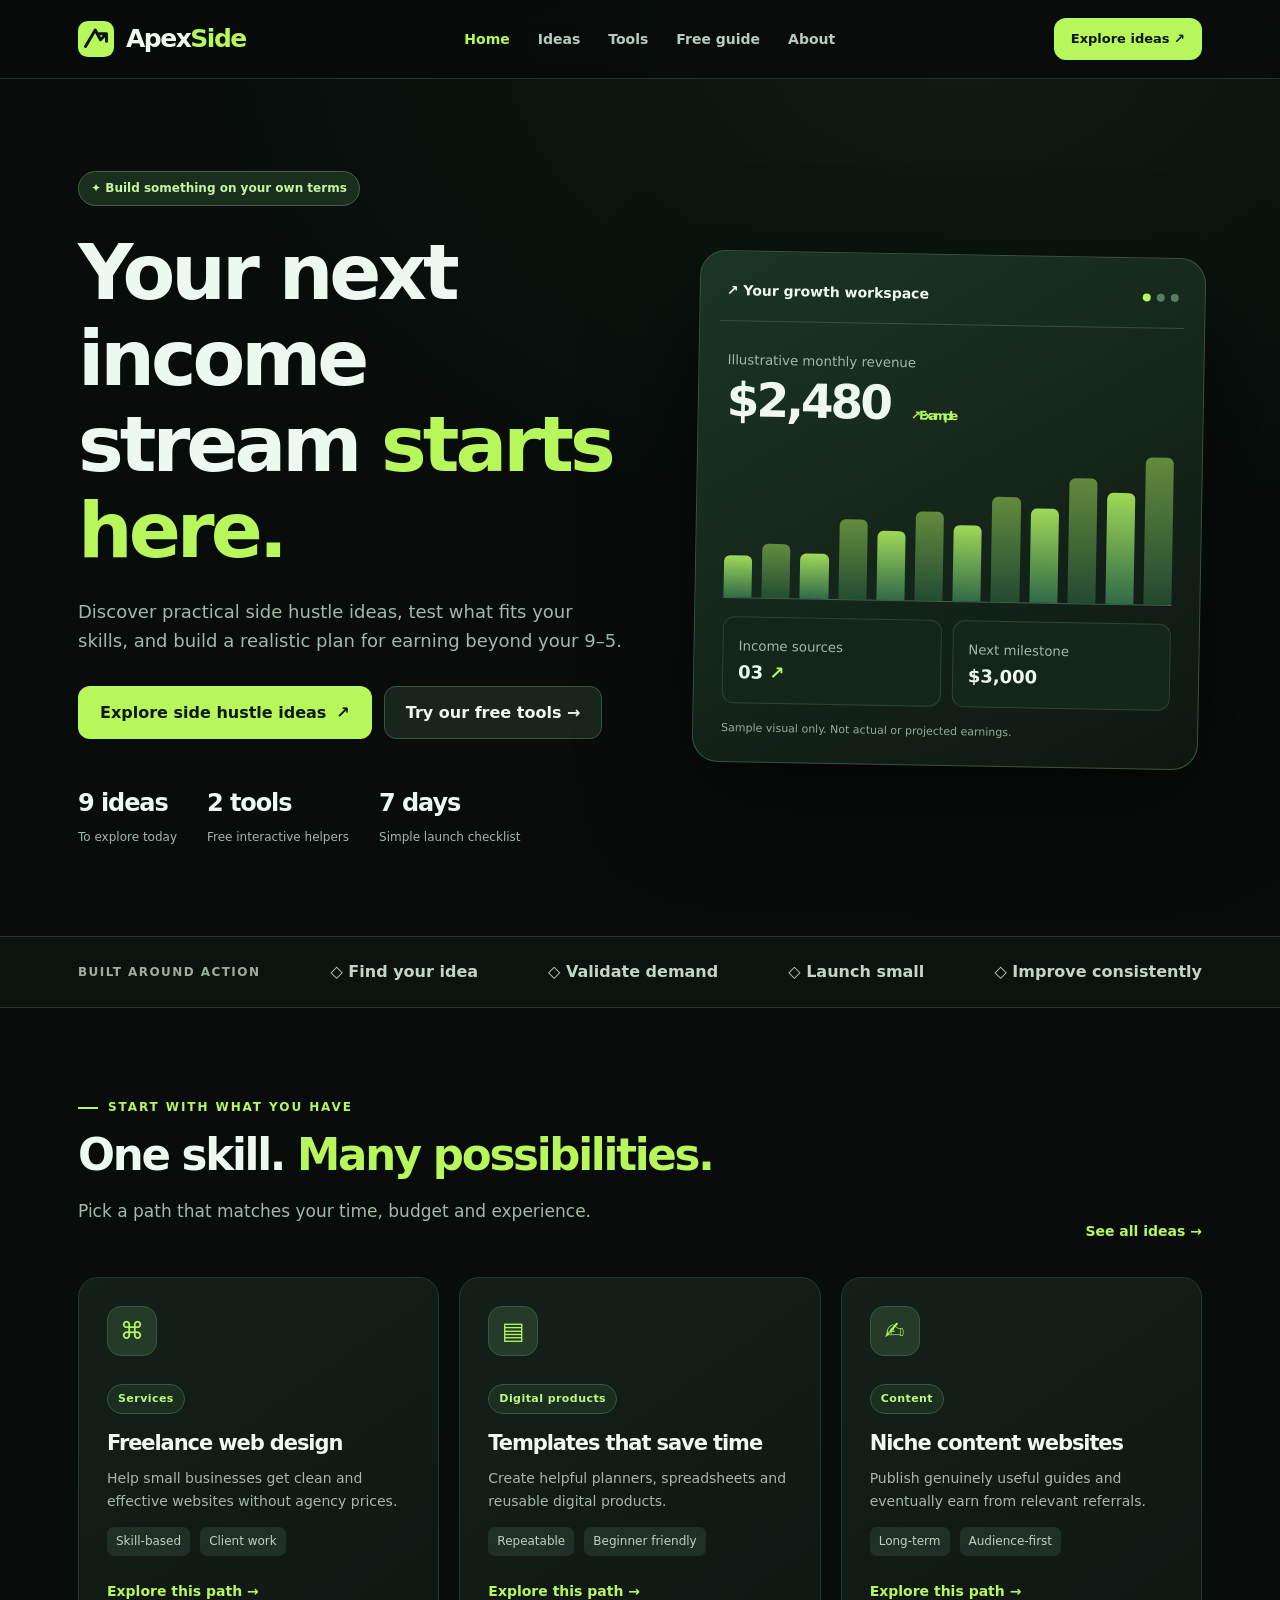
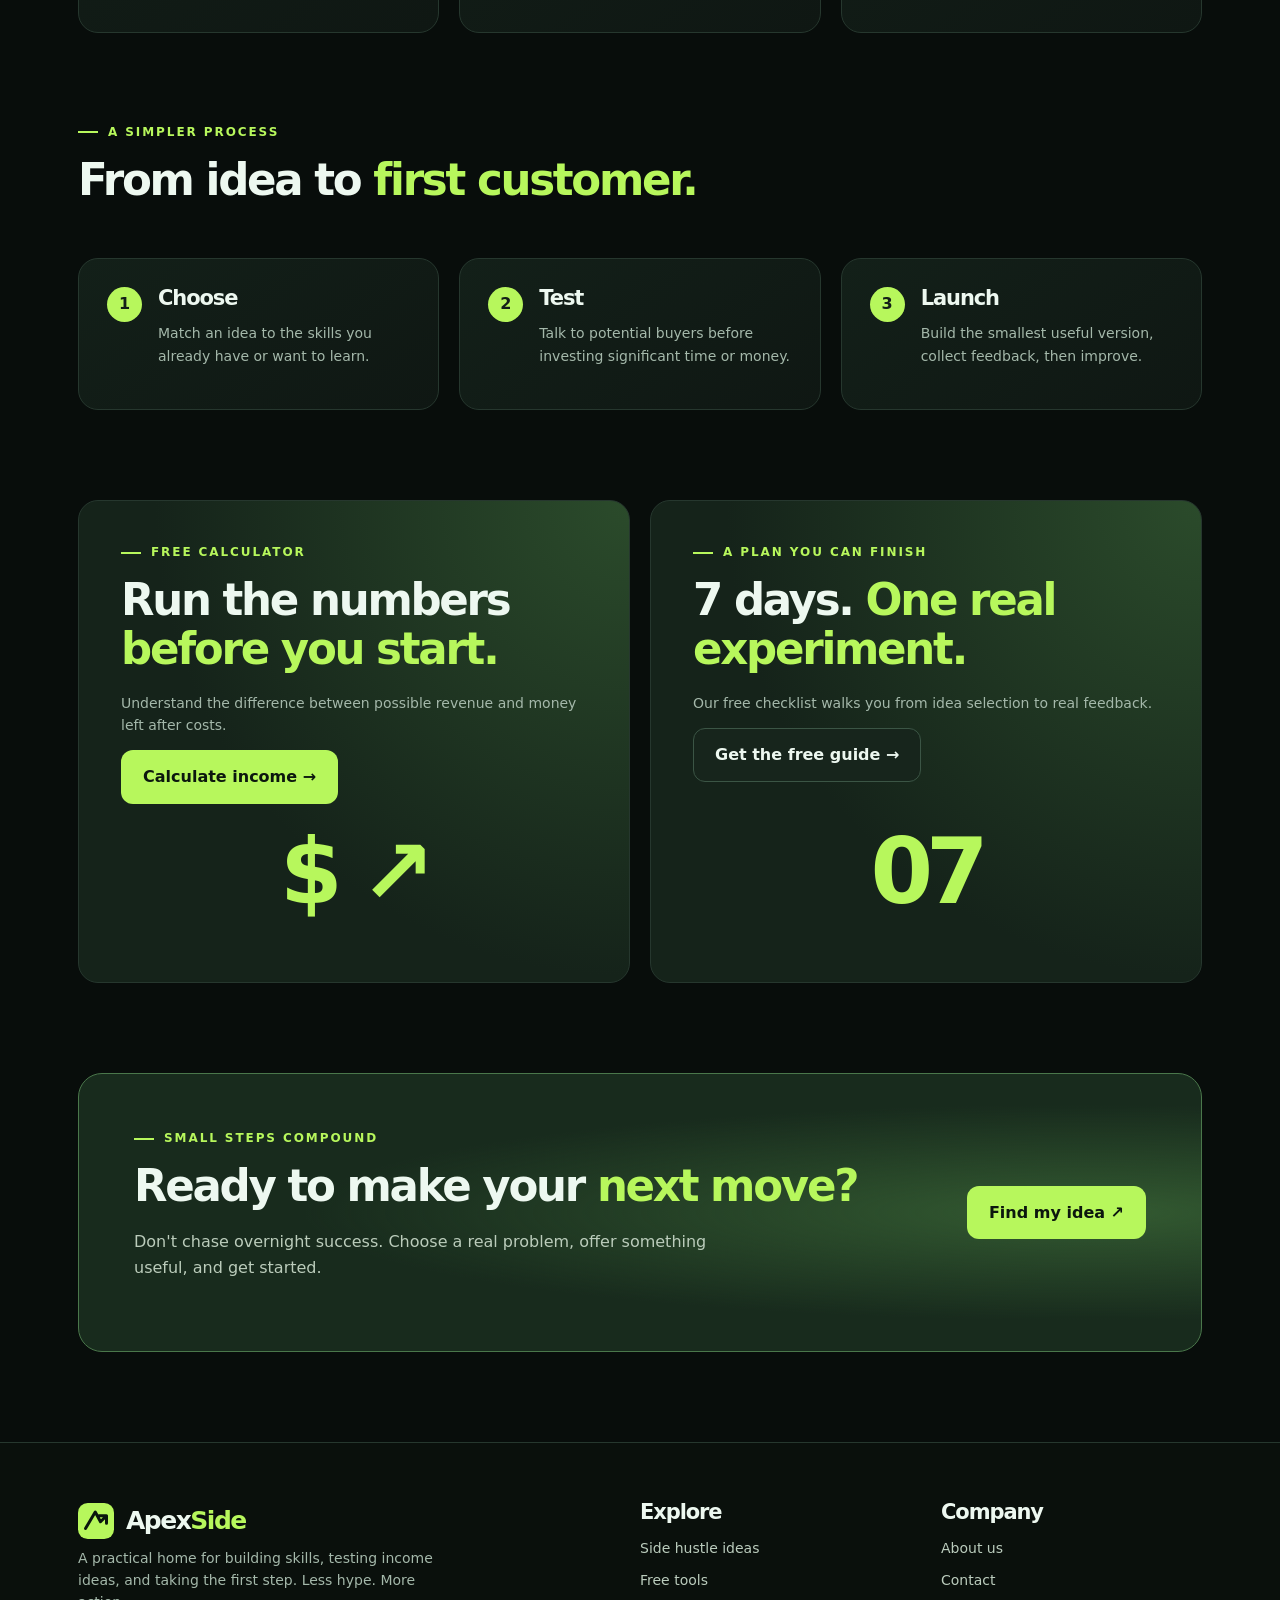
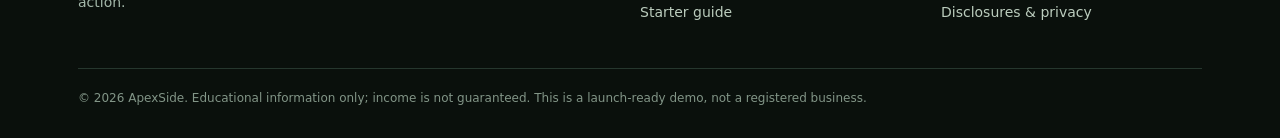
<file: index.html>
<!doctype html><html lang="en"><head><meta charset="utf-8"><meta name="viewport" content="width=device-width,initial-scale=1"><meta name="theme-color" content="#080d0b"><meta name="description" content="Explore practical side hustles, free planning tools, and a realistic seven-day starter guide."><title>Ideas into income | ApexSide</title><link rel="icon" type="image/svg+xml" href="assets/favicon.svg"><link rel="stylesheet" href="assets/style.css"></head><body><header class="site-header"><div class="wrap nav"><a class="brand" href="index.html" aria-label="ApexSide home"><svg class="brand-mark" viewBox="0 0 48 48" fill="none" aria-hidden="true"><rect width="48" height="48" rx="13" fill="#B7F75C"/><path d="M10 34 23 12l7 13 8-8M28 17h10v10" stroke="#0A160D" stroke-width="4" stroke-linecap="round" stroke-linejoin="round"/></svg><span>Apex<span>Side</span></span></a><nav class="navlinks" id="navlinks" aria-label="Main navigation"><a href="index.html" aria-current="page">Home</a><a href="ideas.html">Ideas</a><a href="tools.html">Tools</a><a href="guides.html">Free guide</a><a href="about.html">About</a><a class="mobile-only" href="contact.html">Contact</a></nav><div class="nav-actions"><a class="btn btn-small" href="ideas.html">Explore ideas ↗</a><button class="menu-toggle" id="menu-toggle" aria-expanded="false" aria-controls="navlinks" aria-label="Toggle navigation">☰</button></div></div></header><main><section class="hero"><div class="wrap hero-grid"><div><div class="badge-top">✦ Build something on your own terms</div><h1>Your next income stream <span class="accent">starts here.</span></h1><p>Discover practical side hustle ideas, test what fits your skills, and build a realistic plan for earning beyond your 9–5.</p><div class="hero-actions"><a class="btn" href="ideas.html">Explore side hustle ideas <span aria-hidden="true">↗</span></a><a class="btn btn-secondary" href="tools.html">Try our free tools →</a></div><div class="proof"><div><strong>9 ideas</strong><span>To explore today</span></div><div><strong>2 tools</strong><span>Free interactive helpers</span></div><div><strong>7 days</strong><span>Simple launch checklist</span></div></div></div><div class="dashboard" aria-label="Illustrative earnings dashboard, not real results"><div class="dash-head"><b>↗ Your growth workspace</b><div class="dots"><i></i><i></i><i></i></div></div><div class="dash-body"><small>Illustrative monthly revenue</small><div class="dash-number">$2,480 <span class="dash-pill">↗ Example</span></div><div class="bars" aria-hidden="true"><span style="height:29%"></span><span style="height:37%"></span><span style="height:31%"></span><span style="height:55%"></span><span style="height:47%"></span><span style="height:61%"></span><span style="height:52%"></span><span style="height:72%"></span><span style="height:64%"></span><span style="height:85%"></span><span style="height:76%"></span><span style="height:100%"></span></div><div class="dash-bottom"><div class="dash-stat"><small>Income sources</small><b>03 <span class="accent">↗</span></b></div><div class="dash-stat"><small>Next milestone</small><b>$3,000</b></div></div><div class="dash-disclaimer">Sample visual only. Not actual or projected earnings.</div></div></div></div></section><div class="strip"><div class="wrap strip-inner"><b>Built around action</b><span>◇ Find your idea</span><span>◇ Validate demand</span><span>◇ Launch small</span><span>◇ Improve consistently</span></div></div>
<section class="section"><div class="wrap"><div class="section-heading"><div><div class="eyebrow">Start with what you have</div><h2>One skill. <span class="accent">Many possibilities.</span></h2><p class="sub">Pick a path that matches your time, budget and experience.</p></div><a class="text-link" href="ideas.html">See all ideas →</a></div><div class="grid3"><article class="card"><div class="iconbox">⌘</div><span class="tag">Services</span><h3 style="margin-top:18px">Freelance web design</h3><p>Help small businesses get clean and effective websites without agency prices.</p><div class="meta"><span>Skill-based</span><span>Client work</span></div><a href="ideas.html" class="text-link">Explore this path →</a></article><article class="card"><div class="iconbox">▤</div><span class="tag">Digital products</span><h3 style="margin-top:18px">Templates that save time</h3><p>Create helpful planners, spreadsheets and reusable digital products.</p><div class="meta"><span>Repeatable</span><span>Beginner friendly</span></div><a href="ideas.html" class="text-link">Explore this path →</a></article><article class="card"><div class="iconbox">✍</div><span class="tag">Content</span><h3 style="margin-top:18px">Niche content websites</h3><p>Publish genuinely useful guides and eventually earn from relevant referrals.</p><div class="meta"><span>Long-term</span><span>Audience-first</span></div><a href="ideas.html" class="text-link">Explore this path →</a></article></div></div></section>
<section class="section" style="padding-top:0"><div class="wrap"><div class="section-heading"><div><div class="eyebrow">A simpler process</div><h2>From idea to <span class="accent">first customer.</span></h2></div></div><div class="grid3"><div class="card"><div class="step"><span class="step-num">1</span><div><h3>Choose</h3><p>Match an idea to the skills you already have or want to learn.</p></div></div></div><div class="card"><div class="step"><span class="step-num">2</span><div><h3>Test</h3><p>Talk to potential buyers before investing significant time or money.</p></div></div></div><div class="card"><div class="step"><span class="step-num">3</span><div><h3>Launch</h3><p>Build the smallest useful version, collect feedback, then improve.</p></div></div></div></div></div></section>
<section class="section" style="padding-top:0"><div class="wrap"><div class="grid2"><div class="card feature"><div><div class="eyebrow">Free calculator</div><h2>Run the numbers <span class="accent">before you start.</span></h2><p class="sub">Understand the difference between possible revenue and money left after costs.</p><a class="btn" href="tools.html">Calculate income →</a></div><div class="feature-art" aria-hidden="true">$ ↗</div></div><div class="card feature"><div><div class="eyebrow">A plan you can finish</div><h2>7 days. <span class="accent">One real experiment.</span></h2><p class="sub">Our free checklist walks you from idea selection to real feedback.</p><a class="btn btn-secondary" href="guides.html">Get the free guide →</a></div><div class="feature-art" aria-hidden="true">07</div></div></div></div></section><section class="section" style="padding-top:0"><div class="wrap"><div class="cta-block"><div><div class="eyebrow">Small steps compound</div><h2>Ready to make your <span class="accent">next move?</span></h2><p>Don't chase overnight success. Choose a real problem, offer something useful, and get started.</p></div><a class="btn" href="ideas.html">Find my idea ↗</a></div></div></section></main><footer class="footer"><div class="wrap"><div class="foot-grid"><div><a class="brand" href="index.html"><svg class="brand-mark" viewBox="0 0 48 48" fill="none" aria-hidden="true"><rect width="48" height="48" rx="13" fill="#B7F75C"/><path d="M10 34 23 12l7 13 8-8M28 17h10v10" stroke="#0A160D" stroke-width="4" stroke-linecap="round" stroke-linejoin="round"/></svg><span>Apex<span>Side</span></span></a><p>A practical home for building skills, testing income ideas, and taking the first step. Less hype. More action.</p></div><div><h3>Explore</h3><div class="foot-links"><a href="ideas.html">Side hustle ideas</a><a href="tools.html">Free tools</a><a href="guides.html">Starter guide</a></div></div><div><h3>Company</h3><div class="foot-links"><a href="about.html">About us</a><a href="contact.html">Contact</a><a href="disclosures.html">Disclosures & privacy</a></div></div></div><div class="copyright">© 2026 ApexSide. Educational information only; income is not guaranteed. This is a launch-ready demo, not a registered business.</div></div></footer><script src="assets/app.js" defer></script></body></html>
</file>
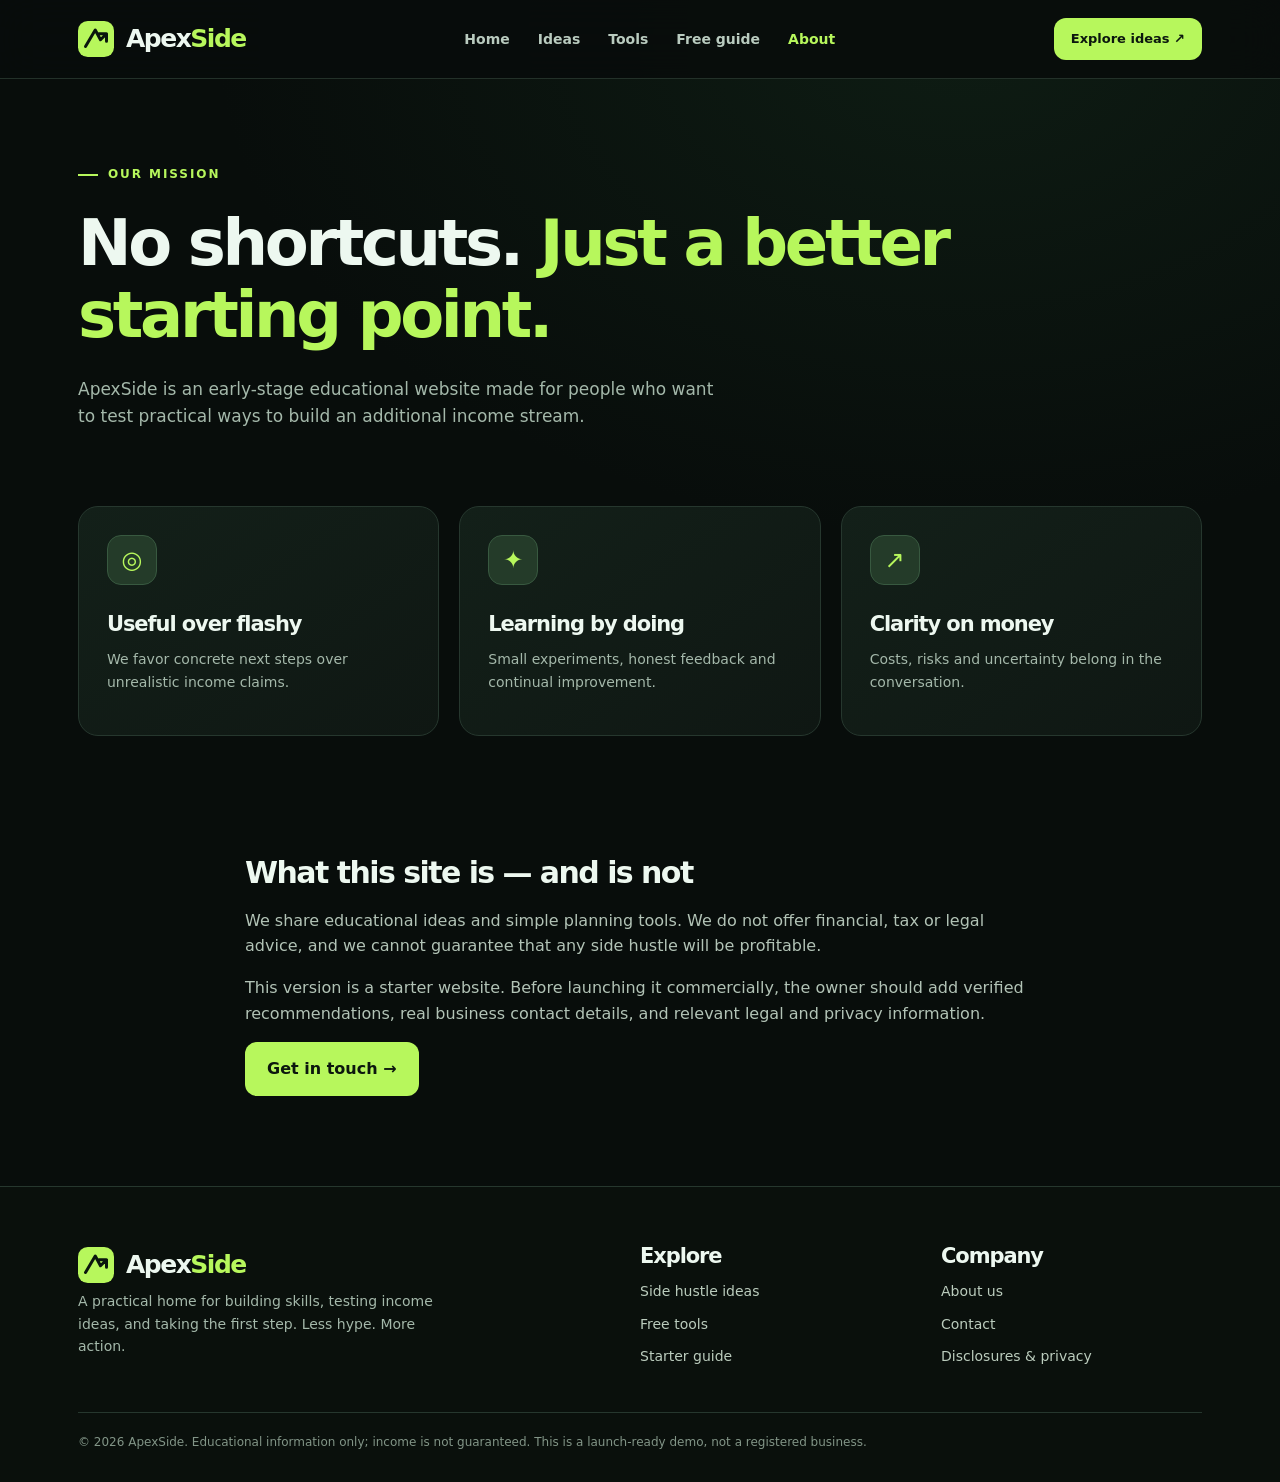
<file: about.html>
<!doctype html><html lang="en"><head><meta charset="utf-8"><meta name="viewport" content="width=device-width,initial-scale=1"><meta name="theme-color" content="#080d0b"><meta name="description" content="Learn about the ApexSide mission and our practical approach to side hustle education."><title>About | ApexSide</title><link rel="icon" type="image/svg+xml" href="assets/favicon.svg"><link rel="stylesheet" href="assets/style.css"></head><body><header class="site-header"><div class="wrap nav"><a class="brand" href="index.html" aria-label="ApexSide home"><svg class="brand-mark" viewBox="0 0 48 48" fill="none" aria-hidden="true"><rect width="48" height="48" rx="13" fill="#B7F75C"/><path d="M10 34 23 12l7 13 8-8M28 17h10v10" stroke="#0A160D" stroke-width="4" stroke-linecap="round" stroke-linejoin="round"/></svg><span>Apex<span>Side</span></span></a><nav class="navlinks" id="navlinks" aria-label="Main navigation"><a href="index.html">Home</a><a href="ideas.html">Ideas</a><a href="tools.html">Tools</a><a href="guides.html">Free guide</a><a href="about.html" aria-current="page">About</a><a class="mobile-only" href="contact.html">Contact</a></nav><div class="nav-actions"><a class="btn btn-small" href="ideas.html">Explore ideas ↗</a><button class="menu-toggle" id="menu-toggle" aria-expanded="false" aria-controls="navlinks" aria-label="Toggle navigation">☰</button></div></div></header><main><section class="page-intro"><div class="wrap"><div class="eyebrow">Our mission</div><h1>No shortcuts. <span class="accent">Just a better starting point.</span></h1><p class="sub">ApexSide is an early-stage educational website made for people who want to test practical ways to build an additional income stream.</p></div></section><section class="section" style="padding-top:15px"><div class="wrap"><div class="grid3"><article class="card"><div class="iconbox">◎</div><h3>Useful over flashy</h3><p>We favor concrete next steps over unrealistic income claims.</p></article><article class="card"><div class="iconbox">✦</div><h3>Learning by doing</h3><p>Small experiments, honest feedback and continual improvement.</p></article><article class="card"><div class="iconbox">↗</div><h3>Clarity on money</h3><p>Costs, risks and uncertainty belong in the conversation.</p></article></div><div class="article" style="padding-top:80px"><h2>What this site is — and is not</h2><p>We share educational ideas and simple planning tools. We do not offer financial, tax or legal advice, and we cannot guarantee that any side hustle will be profitable.</p><p>This version is a starter website. Before launching it commercially, the owner should add verified recommendations, real business contact details, and relevant legal and privacy information.</p><a class="btn" href="contact.html">Get in touch →</a></div></div></section></main><footer class="footer"><div class="wrap"><div class="foot-grid"><div><a class="brand" href="index.html"><svg class="brand-mark" viewBox="0 0 48 48" fill="none" aria-hidden="true"><rect width="48" height="48" rx="13" fill="#B7F75C"/><path d="M10 34 23 12l7 13 8-8M28 17h10v10" stroke="#0A160D" stroke-width="4" stroke-linecap="round" stroke-linejoin="round"/></svg><span>Apex<span>Side</span></span></a><p>A practical home for building skills, testing income ideas, and taking the first step. Less hype. More action.</p></div><div><h3>Explore</h3><div class="foot-links"><a href="ideas.html">Side hustle ideas</a><a href="tools.html">Free tools</a><a href="guides.html">Starter guide</a></div></div><div><h3>Company</h3><div class="foot-links"><a href="about.html">About us</a><a href="contact.html">Contact</a><a href="disclosures.html">Disclosures & privacy</a></div></div></div><div class="copyright">© 2026 ApexSide. Educational information only; income is not guaranteed. This is a launch-ready demo, not a registered business.</div></div></footer><script src="assets/app.js" defer></script></body></html>
</file>
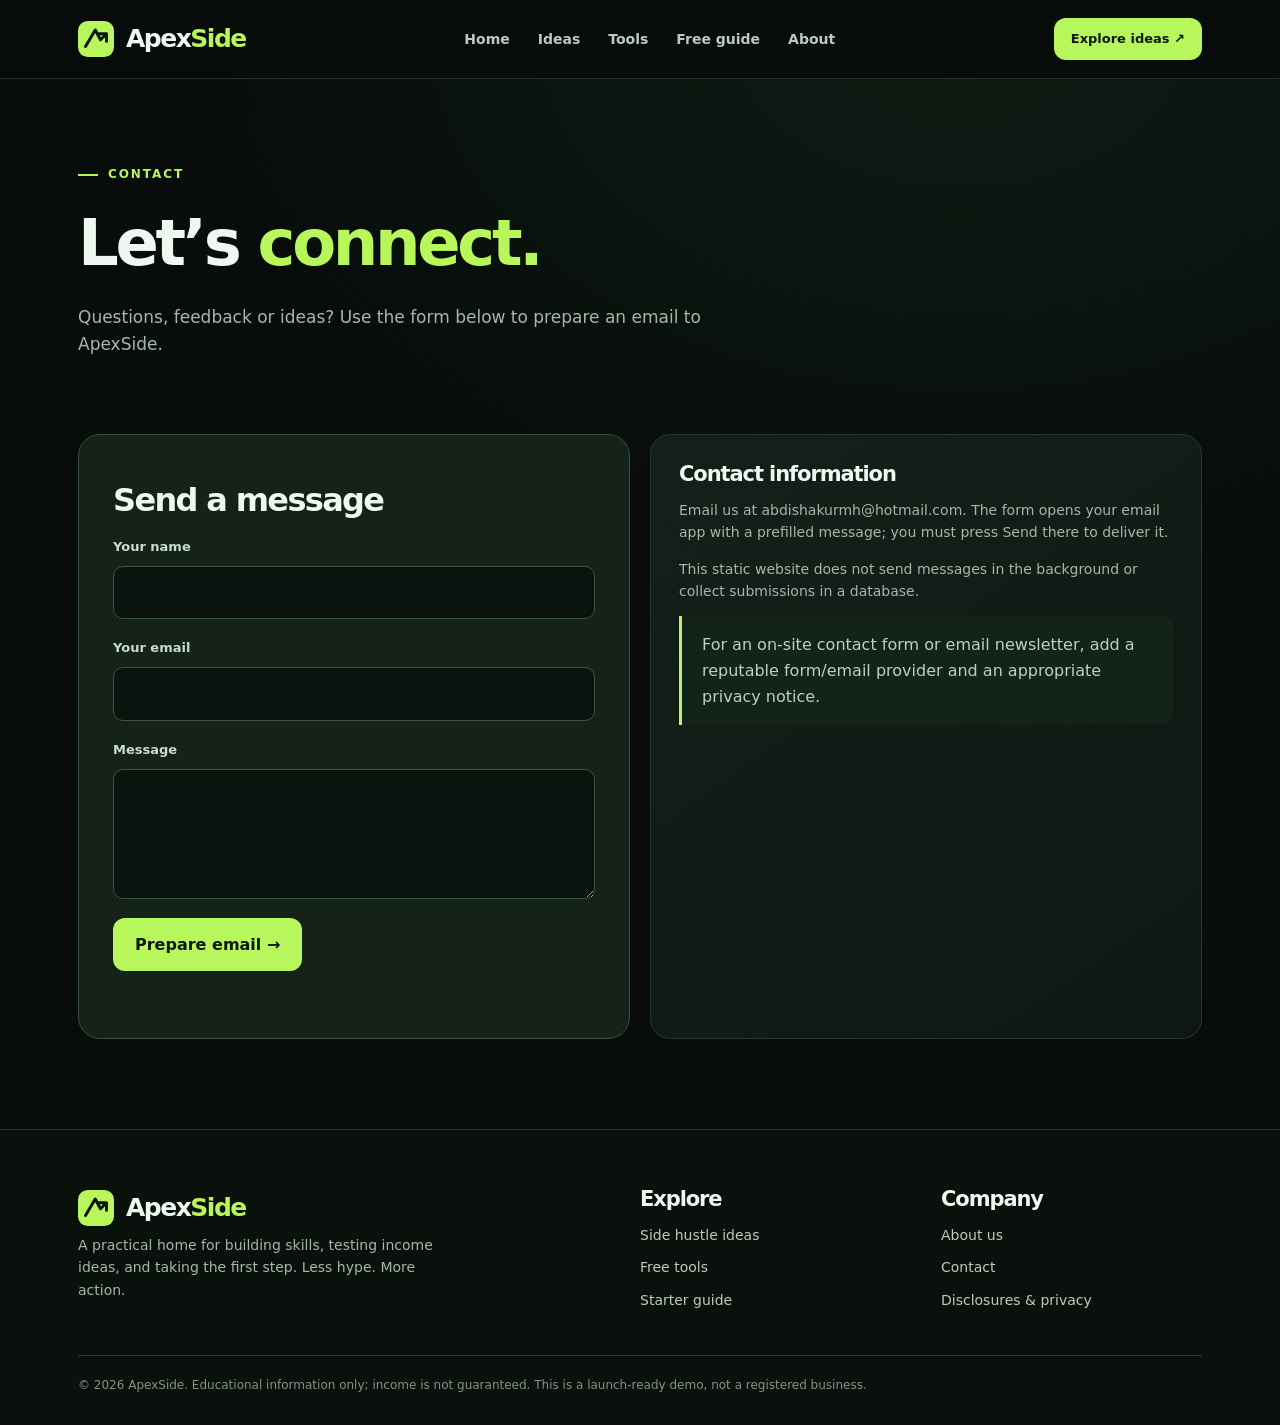
<file: contact.html>
<!doctype html><html lang="en"><head><meta charset="utf-8"><meta name="viewport" content="width=device-width,initial-scale=1"><meta name="theme-color" content="#080d0b"><meta name="description" content="Contact the ApexSide website owner and share feedback."><title>Contact | ApexSide</title><link rel="icon" type="image/svg+xml" href="assets/favicon.svg"><link rel="stylesheet" href="assets/style.css"></head><body><header class="site-header"><div class="wrap nav"><a class="brand" href="index.html" aria-label="ApexSide home"><svg class="brand-mark" viewBox="0 0 48 48" fill="none" aria-hidden="true"><rect width="48" height="48" rx="13" fill="#B7F75C"/><path d="M10 34 23 12l7 13 8-8M28 17h10v10" stroke="#0A160D" stroke-width="4" stroke-linecap="round" stroke-linejoin="round"/></svg><span>Apex<span>Side</span></span></a><nav class="navlinks" id="navlinks" aria-label="Main navigation"><a href="index.html">Home</a><a href="ideas.html">Ideas</a><a href="tools.html">Tools</a><a href="guides.html">Free guide</a><a href="about.html">About</a><a class="mobile-only" href="contact.html">Contact</a></nav><div class="nav-actions"><a class="btn btn-small" href="ideas.html">Explore ideas ↗</a><button class="menu-toggle" id="menu-toggle" aria-expanded="false" aria-controls="navlinks" aria-label="Toggle navigation">☰</button></div></div></header><main><section class="page-intro"><div class="wrap"><div class="eyebrow">Contact</div><h1>Let’s <span class="accent">connect.</span></h1><p class="sub">Questions, feedback or ideas? Use the form below to prepare an email to ApexSide.</p></div></section><section class="section" style="padding-top:15px"><div class="wrap grid2"><div class="tool-panel"><h2 style="font-size:32px">Send a message</h2><form id="contact-form"><div class="field"><label for="contact-name">Your name</label><input id="contact-name" name="name" autocomplete="name" required maxlength="100"></div><div class="field"><label for="contact-address">Your email</label><input id="contact-address" type="email" name="email" autocomplete="email" required maxlength="254"></div><div class="field"><label for="contact-message">Message</label><textarea id="contact-message" name="message" required maxlength="3000"></textarea></div><button type="submit" class="btn">Prepare email →</button><p class="status" id="contact-status" role="status"></p><span id="contact-email" data-email="abdishakurmh@hotmail.com" hidden></span></form></div><div class="card"><h3>Contact information</h3><p>Email us at <a href="mailto:abdishakurmh@hotmail.com">abdishakurmh@hotmail.com</a>. The form opens your email app with a prefilled message; you must press Send there to deliver it.</p><p>This static website does not send messages in the background or collect submissions in a database.</p><div class="notice">For an on-site contact form or email newsletter, add a reputable form/email provider and an appropriate privacy notice.</div></div></div></section></main><footer class="footer"><div class="wrap"><div class="foot-grid"><div><a class="brand" href="index.html"><svg class="brand-mark" viewBox="0 0 48 48" fill="none" aria-hidden="true"><rect width="48" height="48" rx="13" fill="#B7F75C"/><path d="M10 34 23 12l7 13 8-8M28 17h10v10" stroke="#0A160D" stroke-width="4" stroke-linecap="round" stroke-linejoin="round"/></svg><span>Apex<span>Side</span></span></a><p>A practical home for building skills, testing income ideas, and taking the first step. Less hype. More action.</p></div><div><h3>Explore</h3><div class="foot-links"><a href="ideas.html">Side hustle ideas</a><a href="tools.html">Free tools</a><a href="guides.html">Starter guide</a></div></div><div><h3>Company</h3><div class="foot-links"><a href="about.html">About us</a><a href="contact.html">Contact</a><a href="disclosures.html">Disclosures & privacy</a></div></div></div><div class="copyright">© 2026 ApexSide. Educational information only; income is not guaranteed. This is a launch-ready demo, not a registered business.</div></div></footer><script src="assets/app.js" defer></script></body></html>
</file>
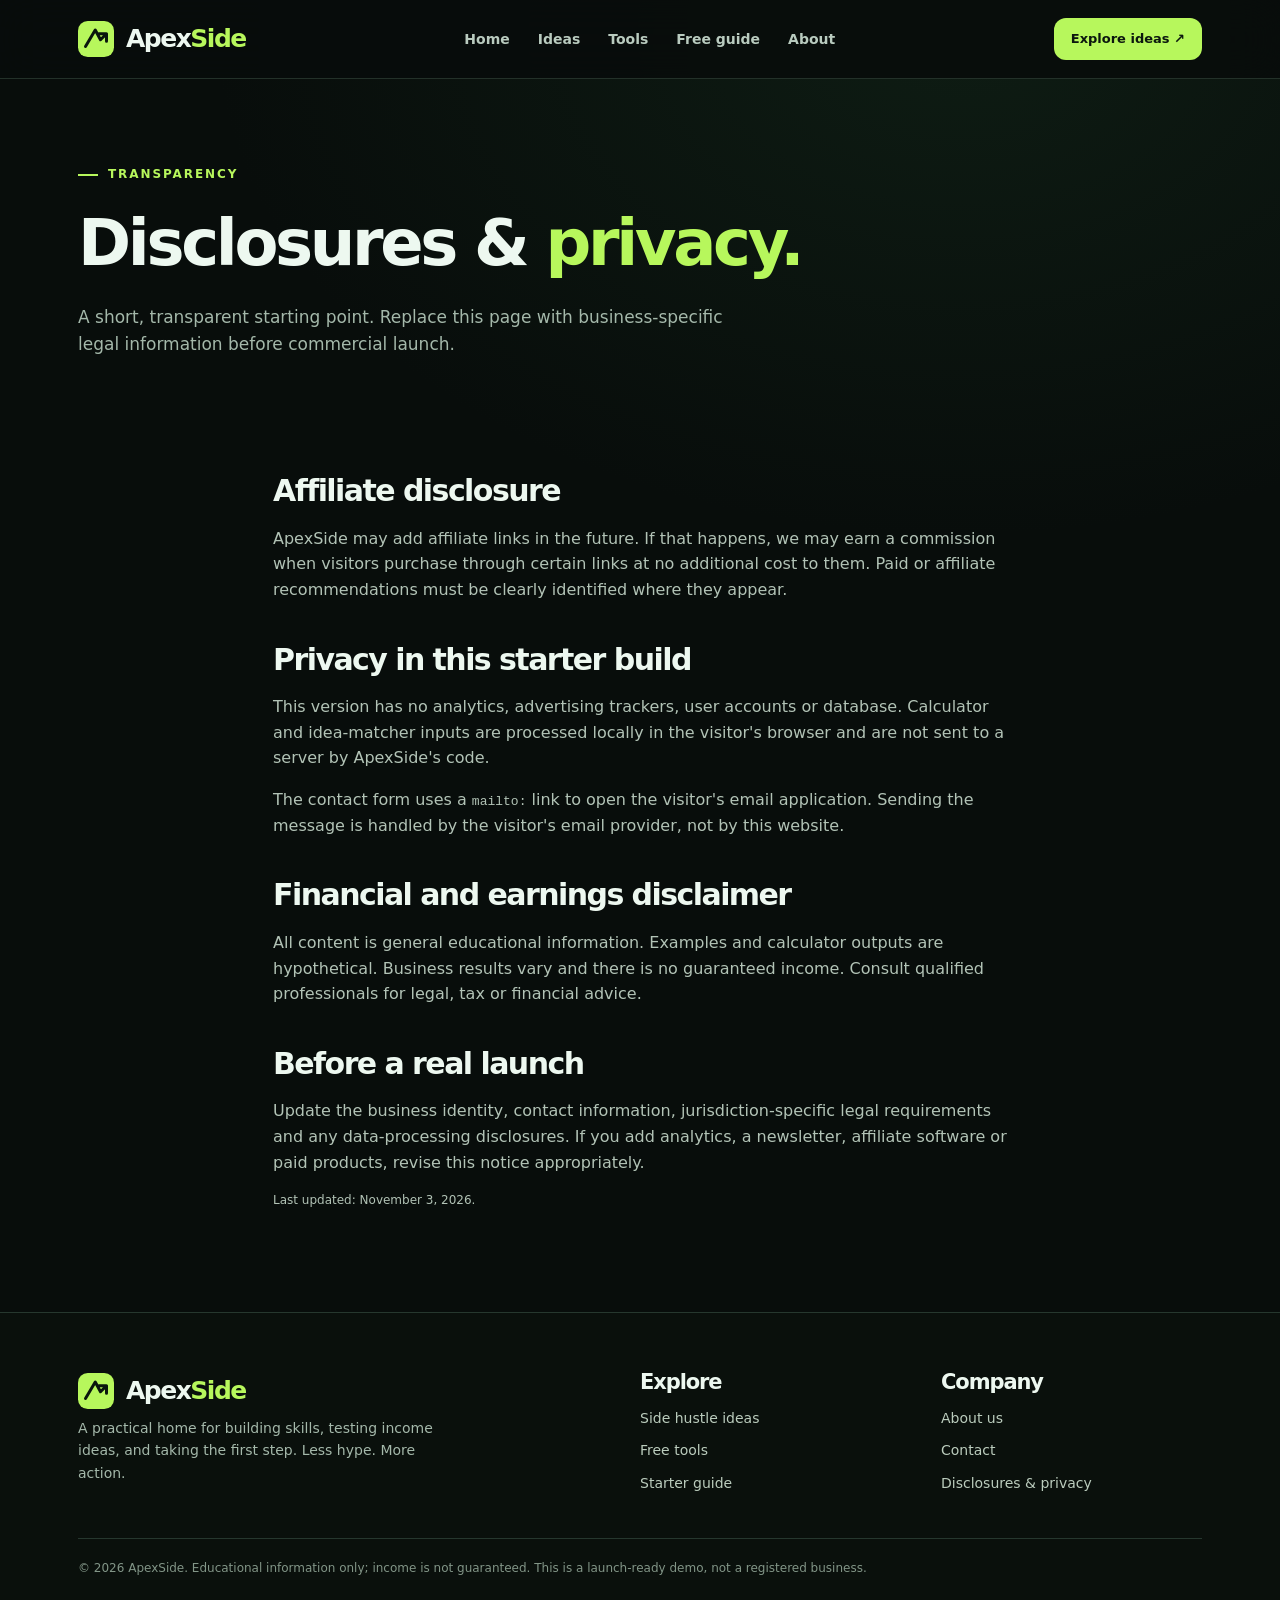
<file: disclosures.html>
<!doctype html><html lang="en"><head><meta charset="utf-8"><meta name="viewport" content="width=device-width,initial-scale=1"><meta name="theme-color" content="#080d0b"><meta name="description" content="Read ApexSide demo privacy information, affiliate disclosure and earnings disclaimer."><title>Disclosures and privacy | ApexSide</title><link rel="icon" type="image/svg+xml" href="assets/favicon.svg"><link rel="stylesheet" href="assets/style.css"></head><body><header class="site-header"><div class="wrap nav"><a class="brand" href="index.html" aria-label="ApexSide home"><svg class="brand-mark" viewBox="0 0 48 48" fill="none" aria-hidden="true"><rect width="48" height="48" rx="13" fill="#B7F75C"/><path d="M10 34 23 12l7 13 8-8M28 17h10v10" stroke="#0A160D" stroke-width="4" stroke-linecap="round" stroke-linejoin="round"/></svg><span>Apex<span>Side</span></span></a><nav class="navlinks" id="navlinks" aria-label="Main navigation"><a href="index.html">Home</a><a href="ideas.html">Ideas</a><a href="tools.html">Tools</a><a href="guides.html">Free guide</a><a href="about.html">About</a><a class="mobile-only" href="contact.html">Contact</a></nav><div class="nav-actions"><a class="btn btn-small" href="ideas.html">Explore ideas ↗</a><button class="menu-toggle" id="menu-toggle" aria-expanded="false" aria-controls="navlinks" aria-label="Toggle navigation">☰</button></div></div></header><main><section class="page-intro"><div class="wrap"><div class="eyebrow">Transparency</div><h1>Disclosures & <span class="accent">privacy.</span></h1><p class="sub">A short, transparent starting point. Replace this page with business-specific legal information before commercial launch.</p></div></section><section class="section" style="padding-top:15px"><div class="wrap article"><h2>Affiliate disclosure</h2><p>ApexSide may add affiliate links in the future. If that happens, we may earn a commission when visitors purchase through certain links at no additional cost to them. Paid or affiliate recommendations must be clearly identified where they appear.</p><h2>Privacy in this starter build</h2><p>This version has no analytics, advertising trackers, user accounts or database. Calculator and idea-matcher inputs are processed locally in the visitor's browser and are not sent to a server by ApexSide's code.</p><p>The contact form uses a <code>mailto:</code> link to open the visitor's email application. Sending the message is handled by the visitor's email provider, not by this website.</p><h2>Financial and earnings disclaimer</h2><p>All content is general educational information. Examples and calculator outputs are hypothetical. Business results vary and there is no guaranteed income. Consult qualified professionals for legal, tax or financial advice.</p><h2>Before a real launch</h2><p>Update the business identity, contact information, jurisdiction-specific legal requirements and any data-processing disclosures. If you add analytics, a newsletter, affiliate software or paid products, revise this notice appropriately.</p><p class="fine">Last updated: November 3, 2026.</p></div></section></main><footer class="footer"><div class="wrap"><div class="foot-grid"><div><a class="brand" href="index.html"><svg class="brand-mark" viewBox="0 0 48 48" fill="none" aria-hidden="true"><rect width="48" height="48" rx="13" fill="#B7F75C"/><path d="M10 34 23 12l7 13 8-8M28 17h10v10" stroke="#0A160D" stroke-width="4" stroke-linecap="round" stroke-linejoin="round"/></svg><span>Apex<span>Side</span></span></a><p>A practical home for building skills, testing income ideas, and taking the first step. Less hype. More action.</p></div><div><h3>Explore</h3><div class="foot-links"><a href="ideas.html">Side hustle ideas</a><a href="tools.html">Free tools</a><a href="guides.html">Starter guide</a></div></div><div><h3>Company</h3><div class="foot-links"><a href="about.html">About us</a><a href="contact.html">Contact</a><a href="disclosures.html">Disclosures & privacy</a></div></div></div><div class="copyright">© 2026 ApexSide. Educational information only; income is not guaranteed. This is a launch-ready demo, not a registered business.</div></div></footer><script src="assets/app.js" defer></script></body></html>
</file>
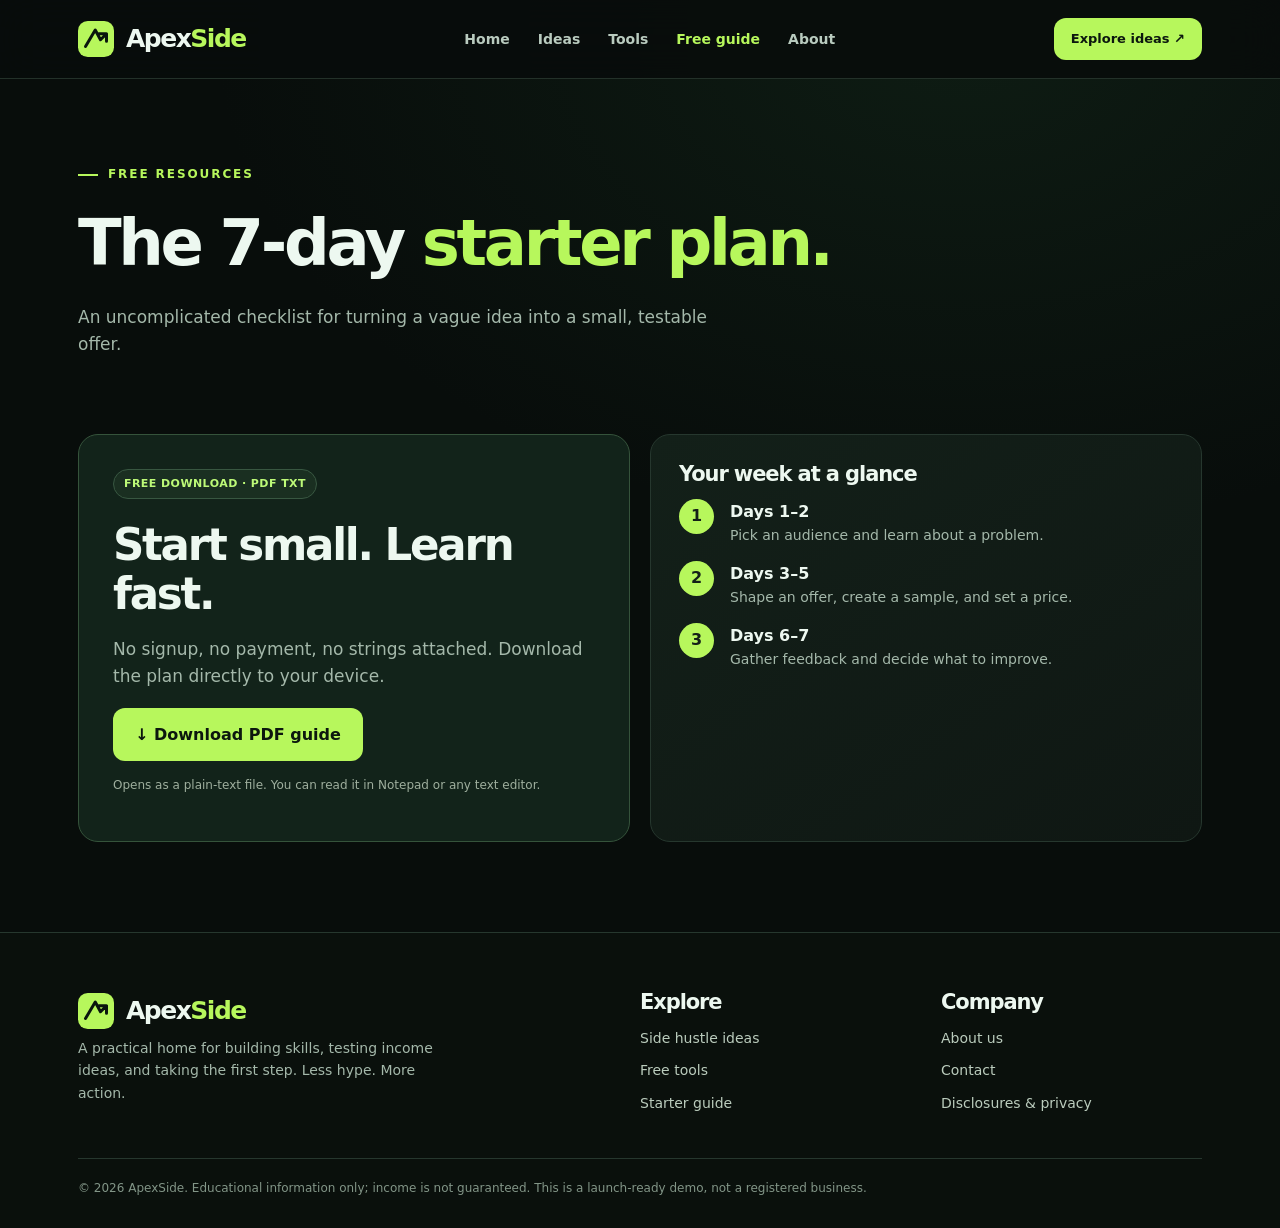
<file: guides.html>
<!doctype html><html lang="en"><head><meta charset="utf-8"><meta name="viewport" content="width=device-width,initial-scale=1"><meta name="theme-color" content="#080d0b"><meta name="description" content="Download a free seven-day side hustle starter plan without signup."><title>Free starter guide | ApexSide</title><link rel="icon" type="image/svg+xml" href="assets/favicon.svg"><link rel="stylesheet" href="assets/style.css"></head><body><header class="site-header"><div class="wrap nav"><a class="brand" href="index.html" aria-label="ApexSide home"><svg class="brand-mark" viewBox="0 0 48 48" fill="none" aria-hidden="true"><rect width="48" height="48" rx="13" fill="#B7F75C"/><path d="M10 34 23 12l7 13 8-8M28 17h10v10" stroke="#0A160D" stroke-width="4" stroke-linecap="round" stroke-linejoin="round"/></svg><span>Apex<span>Side</span></span></a><nav class="navlinks" id="navlinks" aria-label="Main navigation"><a href="index.html">Home</a><a href="ideas.html">Ideas</a><a href="tools.html">Tools</a><a href="guides.html" aria-current="page">Free guide</a><a href="about.html">About</a><a class="mobile-only" href="contact.html">Contact</a></nav><div class="nav-actions"><a class="btn btn-small" href="ideas.html">Explore ideas ↗</a><button class="menu-toggle" id="menu-toggle" aria-expanded="false" aria-controls="navlinks" aria-label="Toggle navigation">☰</button></div></div></header><main><section class="page-intro"><div class="wrap"><div class="eyebrow">Free resources</div><h1>The 7-day <span class="accent">starter plan.</span></h1><p class="sub">An uncomplicated checklist for turning a vague idea into a small, testable offer.</p></div></section><section class="section" style="padding-top:15px"><div class="wrap grid2"><div class="guide-panel"><span class="tag">FREE DOWNLOAD · PDF TXT</span><h2 style="margin-top:22px">Start small. Learn fast.</h2><p class="sub">No signup, no payment, no strings attached. Download the plan directly to your device.</p><a class="btn" href="ApexSide-7-Day-Starter-Guide.pdf" download>↓ Download PDF guide</a><p class="fine" style="margin-top:15px">Opens as a plain-text file. You can read it in Notepad or any text editor.</p></div><div class="card"><h3>Your week at a glance</h3><div class="step"><span class="step-num">1</span><div><b>Days 1–2</b><p>Pick an audience and learn about a problem.</p></div></div><div class="step"><span class="step-num">2</span><div><b>Days 3–5</b><p>Shape an offer, create a sample, and set a price.</p></div></div><div class="step"><span class="step-num">3</span><div><b>Days 6–7</b><p>Gather feedback and decide what to improve.</p></div></div></div></div></section></main><footer class="footer"><div class="wrap"><div class="foot-grid"><div><a class="brand" href="index.html"><svg class="brand-mark" viewBox="0 0 48 48" fill="none" aria-hidden="true"><rect width="48" height="48" rx="13" fill="#B7F75C"/><path d="M10 34 23 12l7 13 8-8M28 17h10v10" stroke="#0A160D" stroke-width="4" stroke-linecap="round" stroke-linejoin="round"/></svg><span>Apex<span>Side</span></span></a><p>A practical home for building skills, testing income ideas, and taking the first step. Less hype. More action.</p></div><div><h3>Explore</h3><div class="foot-links"><a href="ideas.html">Side hustle ideas</a><a href="tools.html">Free tools</a><a href="guides.html">Starter guide</a></div></div><div><h3>Company</h3><div class="foot-links"><a href="about.html">About us</a><a href="contact.html">Contact</a><a href="disclosures.html">Disclosures & privacy</a></div></div></div><div class="copyright">© 2026 ApexSide. Educational information only; income is not guaranteed. This is a launch-ready demo, not a registered business.</div></div></footer><script src="assets/app.js" defer></script></body></html>
</file>
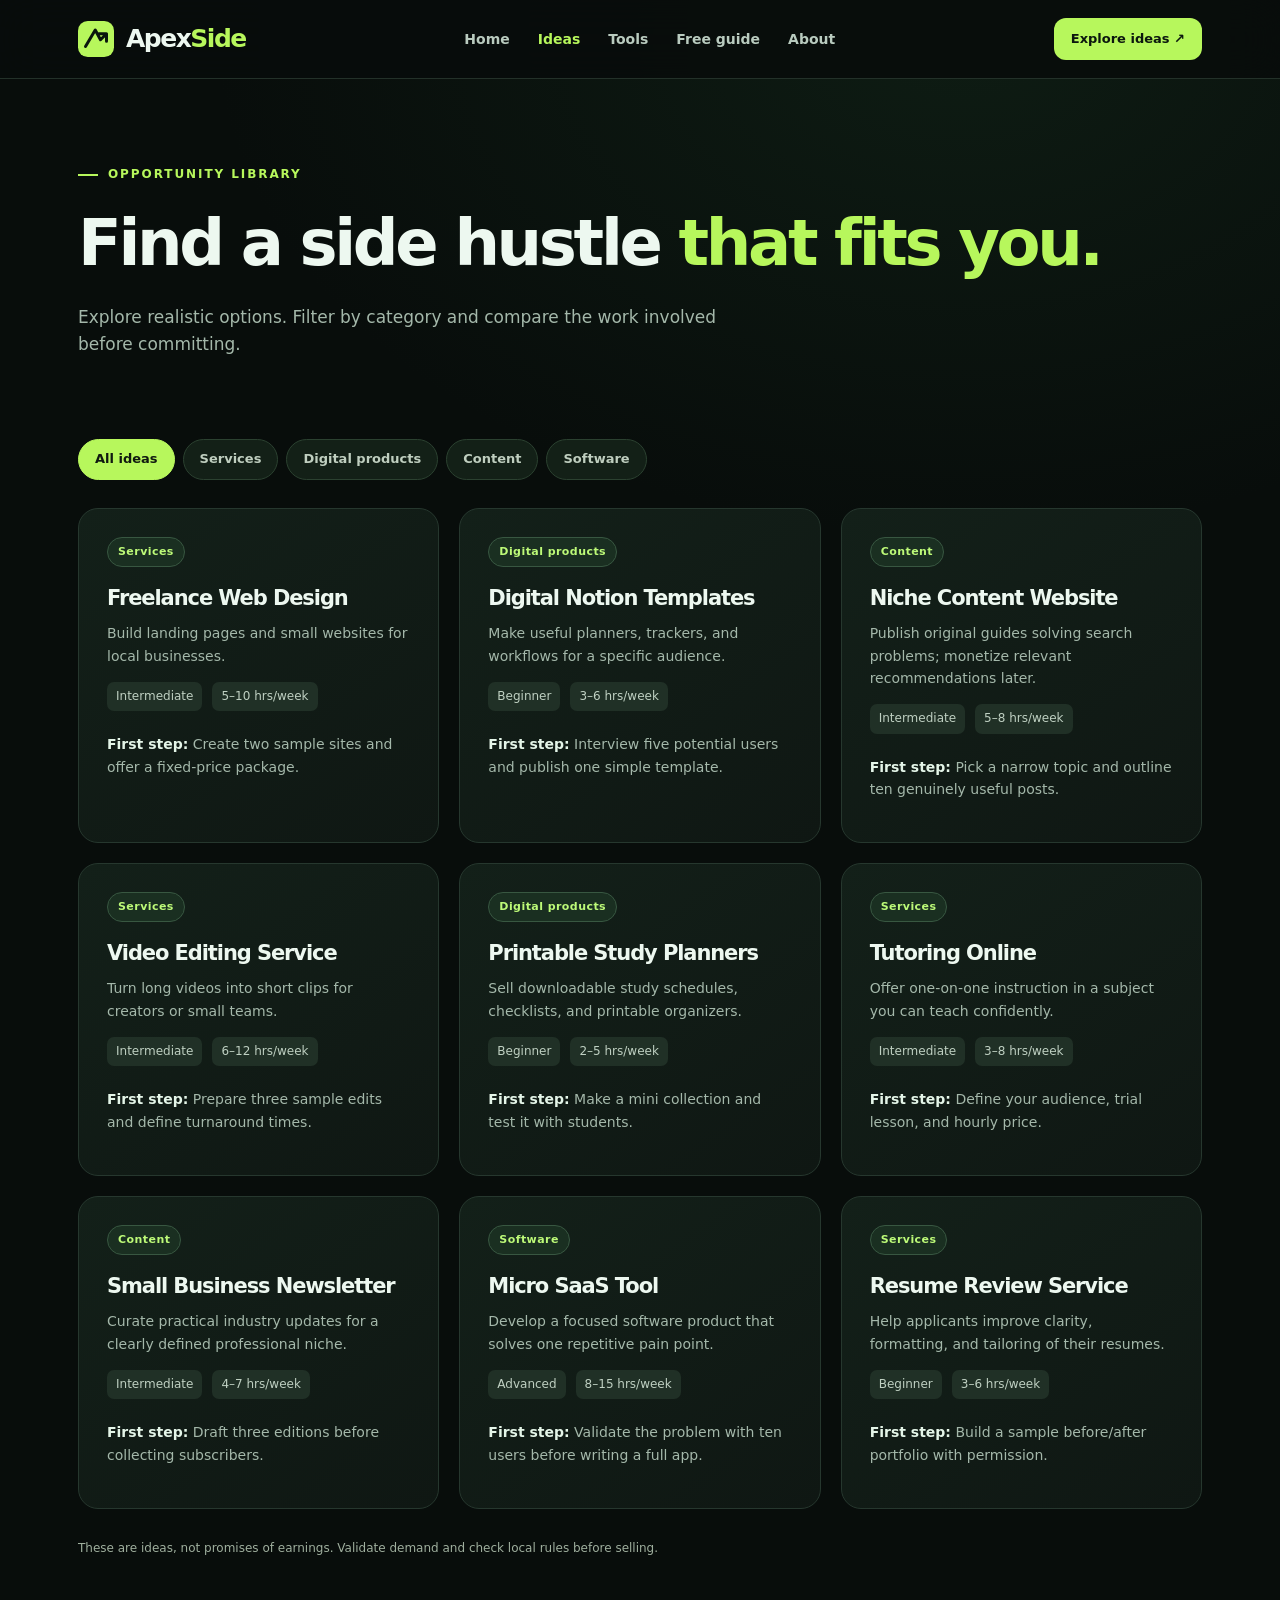
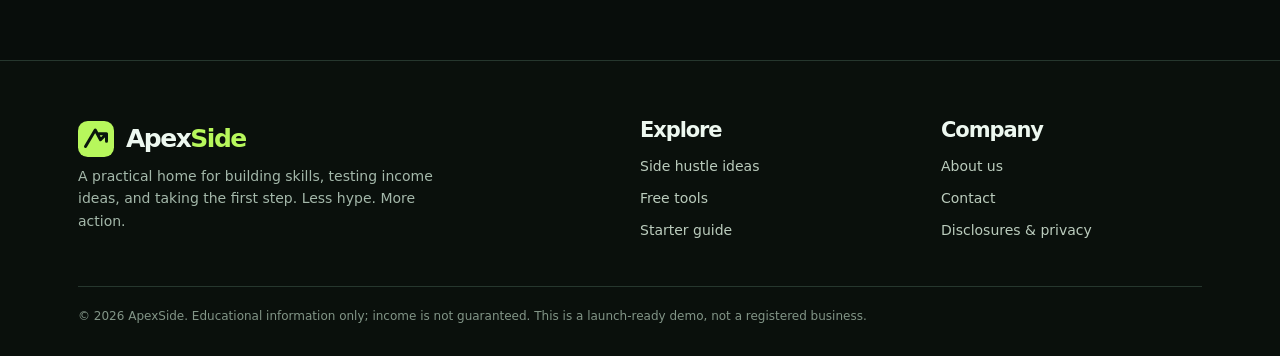
<file: ideas.html>
<!doctype html><html lang="en"><head><meta charset="utf-8"><meta name="viewport" content="width=device-width,initial-scale=1"><meta name="theme-color" content="#080d0b"><meta name="description" content="Browse nine realistic side hustle ideas across services, digital products, content and software."><title>Side hustle ideas | ApexSide</title><link rel="icon" type="image/svg+xml" href="assets/favicon.svg"><link rel="stylesheet" href="assets/style.css"></head><body><header class="site-header"><div class="wrap nav"><a class="brand" href="index.html" aria-label="ApexSide home"><svg class="brand-mark" viewBox="0 0 48 48" fill="none" aria-hidden="true"><rect width="48" height="48" rx="13" fill="#B7F75C"/><path d="M10 34 23 12l7 13 8-8M28 17h10v10" stroke="#0A160D" stroke-width="4" stroke-linecap="round" stroke-linejoin="round"/></svg><span>Apex<span>Side</span></span></a><nav class="navlinks" id="navlinks" aria-label="Main navigation"><a href="index.html">Home</a><a href="ideas.html" aria-current="page">Ideas</a><a href="tools.html">Tools</a><a href="guides.html">Free guide</a><a href="about.html">About</a><a class="mobile-only" href="contact.html">Contact</a></nav><div class="nav-actions"><a class="btn btn-small" href="ideas.html">Explore ideas ↗</a><button class="menu-toggle" id="menu-toggle" aria-expanded="false" aria-controls="navlinks" aria-label="Toggle navigation">☰</button></div></div></header><main><section class="page-intro"><div class="wrap"><div class="eyebrow">Opportunity library</div><h1>Find a side hustle <span class="accent">that fits you.</span></h1><p class="sub">Explore realistic options. Filter by category and compare the work involved before committing.</p></div></section><section class="section" style="padding-top:20px"><div class="wrap"><div class="filters" aria-label="Filter ideas"><button class="filter-btn active" data-filter="All">All ideas</button><button class="filter-btn" data-filter="Services">Services</button><button class="filter-btn" data-filter="Digital products">Digital products</button><button class="filter-btn" data-filter="Content">Content</button><button class="filter-btn" data-filter="Software">Software</button></div><div class="grid3" id="idea-grid"></div><p class="fine" style="margin-top:30px">These are ideas, not promises of earnings. Validate demand and check local rules before selling.</p></div></section></main><footer class="footer"><div class="wrap"><div class="foot-grid"><div><a class="brand" href="index.html"><svg class="brand-mark" viewBox="0 0 48 48" fill="none" aria-hidden="true"><rect width="48" height="48" rx="13" fill="#B7F75C"/><path d="M10 34 23 12l7 13 8-8M28 17h10v10" stroke="#0A160D" stroke-width="4" stroke-linecap="round" stroke-linejoin="round"/></svg><span>Apex<span>Side</span></span></a><p>A practical home for building skills, testing income ideas, and taking the first step. Less hype. More action.</p></div><div><h3>Explore</h3><div class="foot-links"><a href="ideas.html">Side hustle ideas</a><a href="tools.html">Free tools</a><a href="guides.html">Starter guide</a></div></div><div><h3>Company</h3><div class="foot-links"><a href="about.html">About us</a><a href="contact.html">Contact</a><a href="disclosures.html">Disclosures & privacy</a></div></div></div><div class="copyright">© 2026 ApexSide. Educational information only; income is not guaranteed. This is a launch-ready demo, not a registered business.</div></div></footer><script src="assets/app.js" defer></script></body></html>
</file>
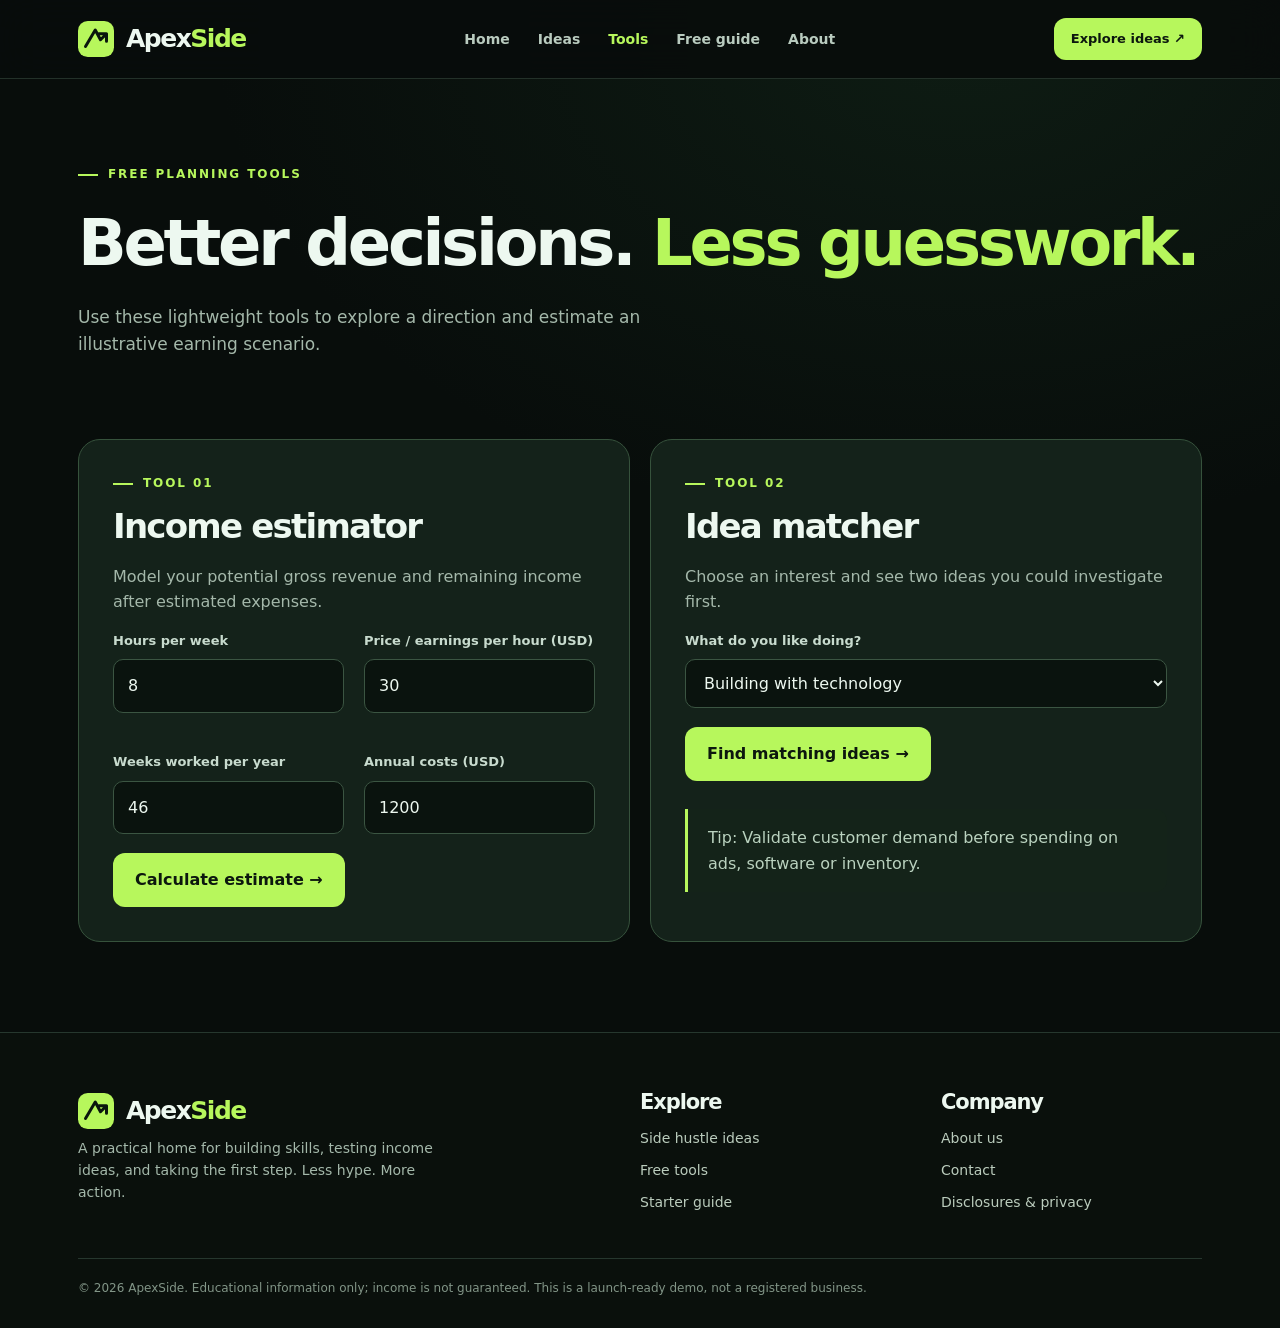
<file: tools.html>
<!doctype html><html lang="en"><head><meta charset="utf-8"><meta name="viewport" content="width=device-width,initial-scale=1"><meta name="theme-color" content="#080d0b"><meta name="description" content="Use the free income estimator and side hustle idea matcher."><title>Free tools | ApexSide</title><link rel="icon" type="image/svg+xml" href="assets/favicon.svg"><link rel="stylesheet" href="assets/style.css"></head><body><header class="site-header"><div class="wrap nav"><a class="brand" href="index.html" aria-label="ApexSide home"><svg class="brand-mark" viewBox="0 0 48 48" fill="none" aria-hidden="true"><rect width="48" height="48" rx="13" fill="#B7F75C"/><path d="M10 34 23 12l7 13 8-8M28 17h10v10" stroke="#0A160D" stroke-width="4" stroke-linecap="round" stroke-linejoin="round"/></svg><span>Apex<span>Side</span></span></a><nav class="navlinks" id="navlinks" aria-label="Main navigation"><a href="index.html">Home</a><a href="ideas.html">Ideas</a><a href="tools.html" aria-current="page">Tools</a><a href="guides.html">Free guide</a><a href="about.html">About</a><a class="mobile-only" href="contact.html">Contact</a></nav><div class="nav-actions"><a class="btn btn-small" href="ideas.html">Explore ideas ↗</a><button class="menu-toggle" id="menu-toggle" aria-expanded="false" aria-controls="navlinks" aria-label="Toggle navigation">☰</button></div></div></header><main><section class="page-intro"><div class="wrap"><div class="eyebrow">Free planning tools</div><h1>Better decisions. <span class="accent">Less guesswork.</span></h1><p class="sub">Use these lightweight tools to explore a direction and estimate an illustrative earning scenario.</p></div></section><section class="section" style="padding-top:20px"><div class="wrap grid2"><div class="tool-panel"><div class="eyebrow">Tool 01</div><h2 style="font-size:34px">Income estimator</h2><p class="muted">Model your potential gross revenue and remaining income after estimated expenses.</p><form id="income-form"><div class="grid2"><div class="field"><label for="hours">Hours per week</label><input id="hours" type="number" min="0" max="168" value="8" required></div><div class="field"><label for="rate">Price / earnings per hour (USD)</label><input id="rate" type="number" min="0" value="30" required></div><div class="field"><label for="weeks">Weeks worked per year</label><input id="weeks" type="number" min="0" max="52" value="46" required></div><div class="field"><label for="expenses">Annual costs (USD)</label><input id="expenses" type="number" min="0" value="1200" required></div></div><button class="btn" type="submit">Calculate estimate →</button></form><div id="calculation" class="hidden" style="margin-top:23px"><div class="grid2"><div class="result-box"><div class="fine">Gross revenue</div><div class="result-number" id="gross-result"></div></div><div class="result-box"><div class="fine">After entered costs</div><div class="result-number" id="net-result"></div></div></div><p class="fine" id="calc-note" style="margin-top:12px"></p></div></div><div class="tool-panel"><div class="eyebrow">Tool 02</div><h2 style="font-size:34px">Idea matcher</h2><p class="muted">Choose an interest and see two ideas you could investigate first.</p><form id="match-form"><div class="field"><label for="match-skill">What do you like doing?</label><select id="match-skill"><option value="Tech">Building with technology</option><option value="Writing">Writing and research</option><option value="Design">Design and organizing</option><option value="Teaching">Teaching and helping people</option><option value="Video">Video and media</option></select></div><button class="btn" type="submit">Find matching ideas →</button></form><div id="match-section" class="hidden" style="margin-top:25px"><h3>Your starting points</h3><div id="match-result" style="display:grid;gap:12px"></div><p class="fine">Suggestions are based on broad interests, not personalized financial advice.</p></div><div class="notice" style="margin-top:28px">Tip: Validate customer demand before spending on ads, software or inventory.</div></div></div></section></main><footer class="footer"><div class="wrap"><div class="foot-grid"><div><a class="brand" href="index.html"><svg class="brand-mark" viewBox="0 0 48 48" fill="none" aria-hidden="true"><rect width="48" height="48" rx="13" fill="#B7F75C"/><path d="M10 34 23 12l7 13 8-8M28 17h10v10" stroke="#0A160D" stroke-width="4" stroke-linecap="round" stroke-linejoin="round"/></svg><span>Apex<span>Side</span></span></a><p>A practical home for building skills, testing income ideas, and taking the first step. Less hype. More action.</p></div><div><h3>Explore</h3><div class="foot-links"><a href="ideas.html">Side hustle ideas</a><a href="tools.html">Free tools</a><a href="guides.html">Starter guide</a></div></div><div><h3>Company</h3><div class="foot-links"><a href="about.html">About us</a><a href="contact.html">Contact</a><a href="disclosures.html">Disclosures & privacy</a></div></div></div><div class="copyright">© 2026 ApexSide. Educational information only; income is not guaranteed. This is a launch-ready demo, not a registered business.</div></div></footer><script src="assets/app.js" defer></script></body></html>
</file>
<file: assets/style.css>
:root{--bg:#080d0b;--panel:#101a15;--panel2:#14231b;--line:#26372e;--text:#edf8f0;--muted:#a4b8aa;--green:#b7f75c;--green2:#55dc8c;--darkgreen:#163425;--radius:20px;--max:1180px}*{box-sizing:border-box}html{scroll-behavior:smooth}body{margin:0;background:var(--bg);color:var(--text);font-family:Inter,ui-sans-serif,system-ui,-apple-system,'Segoe UI',sans-serif;line-height:1.6}body:before{content:'';position:absolute;z-index:-1;top:0;left:0;width:100%;height:680px;background:radial-gradient(ellipse at 75% 5%,#1d422848,transparent 55%);pointer-events:none}a{color:inherit;text-decoration:none}button,input,select,textarea{font:inherit}button{cursor:pointer}.wrap{max-width:var(--max);margin:auto;padding:0 28px}.site-header{position:sticky;top:0;z-index:20;background:#080d0be8;backdrop-filter:blur(20px);border-bottom:1px solid #233129}.nav{display:flex;align-items:center;justify-content:space-between;min-height:78px;gap:16px}.brand{display:inline-flex;align-items:center;gap:12px;font-weight:850;letter-spacing:-.06em;font-size:25px}.brand span span{color:var(--green)}.brand-mark{width:36px;height:36px;flex-shrink:0}.navlinks{display:flex;align-items:center;gap:28px}.navlinks a{font-size:14px;color:#b9cbbf;font-weight:600}.navlinks a:hover,.navlinks a[aria-current=page]{color:var(--green)}.nav-actions{display:flex;align-items:center;gap:10px}.menu-toggle{display:none;background:none;color:var(--text);border:1px solid var(--line);border-radius:10px;padding:8px 12px}.btn{display:inline-flex;align-items:center;justify-content:center;gap:10px;border:1px solid transparent;border-radius:12px;background:var(--green);color:#0c170e;font-weight:800;padding:13px 21px;transition:transform .2s,background .2s;white-space:nowrap}.btn:hover{transform:translateY(-2px);background:#d1ff90}.btn-secondary{background:#17251c;color:var(--text);border-color:#3b5545}.btn-secondary:hover{background:#203d2b}.btn-small{font-size:13px;padding:10px 16px}.eyebrow{font-size:12px;font-weight:800;letter-spacing:.16em;text-transform:uppercase;color:var(--green);display:flex;align-items:center;gap:10px}.eyebrow:before{content:'';width:20px;height:2px;background:var(--green)}h1,h2,h3,p{margin-top:0}h1,h2,h3{letter-spacing:-.052em;line-height:1.12}h1{font-size:clamp(48px,6vw,82px);margin:24px 0}h2{font-size:clamp(32px,3.4vw,48px);margin:14px 0 18px}h3{font-size:21px;margin:0 0 12px}.sub{color:var(--muted);font-size:17px;max-width:650px}.muted{color:var(--muted)}.accent{color:var(--green)}.hero{padding:92px 0 88px}.hero-grid{display:grid;grid-template-columns:1.05fr .95fr;gap:58px;align-items:center}.hero p{max-width:550px;font-size:18px;color:var(--muted)}.hero-actions{display:flex;flex-wrap:wrap;gap:12px;margin:30px 0}.proof{display:flex;gap:30px;margin-top:45px;flex-wrap:wrap}.proof strong{font-size:24px;letter-spacing:-.045em;display:block}.proof span{font-size:12px;color:var(--muted)}.dashboard{background:linear-gradient(150deg,#1c3525,#0d1710);padding:20px;border:1px solid #38533d;border-radius:26px;box-shadow:0 32px 100px #0009;transform:rotate(1deg)}.dash-head{display:flex;align-items:center;justify-content:space-between;border-bottom:1px solid #35513b;padding:8px 6px 19px}.dash-head b{font-size:14px}.dots{display:flex;gap:6px}.dots i{display:block;width:8px;height:8px;border-radius:50%;background:#5a7e62}.dots i:first-child{background:var(--green)}.dash-body{padding:25px 8px 5px}.dash-body>small,.dash-stat small{color:#a3b8aa}.dash-number{font-size:47px;line-height:1.2;font-weight:800;letter-spacing:-.065em}.dash-pill{color:var(--green);font-size:12px;margin-left:8px}.bars{height:148px;display:flex;align-items:end;gap:10px;border-bottom:1px solid #416149;margin-top:22px}.bars span{flex:1;background:linear-gradient(#b8f862,#367750);border-radius:6px 6px 0 0;opacity:.85}.bars span:nth-child(even){opacity:.48}.dash-bottom{display:grid;grid-template-columns:1fr 1fr;gap:11px;margin-top:18px}.dash-stat{padding:15px;background:#14251a;border-radius:12px;border:1px solid #2e4434}.dash-stat b{display:block;font-size:18px}.dash-disclaimer{font-size:11px;color:#97a99c;margin-top:16px}.strip{border-block:1px solid var(--line);background:#0b130f;padding:22px 0}.strip-inner{display:flex;justify-content:space-between;gap:22px;flex-wrap:wrap;align-items:center}.strip b{font-size:12px;letter-spacing:.12em;color:#9caf9e;text-transform:uppercase}.strip span{font-weight:750;color:#c3d5c7}.section{padding:90px 0}.section-heading{display:flex;justify-content:space-between;align-items:end;gap:20px;margin-bottom:35px}.grid3{display:grid;grid-template-columns:repeat(3,minmax(0,1fr));gap:20px}.grid2{display:grid;grid-template-columns:repeat(2,minmax(0,1fr));gap:20px}.card{background:linear-gradient(145deg,#132019,#0f1713);border:1px solid var(--line);border-radius:var(--radius);padding:28px}.card:hover{border-color:#46764d}.card p{font-size:14px;color:var(--muted)}.iconbox{display:grid;place-items:center;font-size:24px;color:var(--green);background:#243b29;border:1px solid #385940;width:50px;height:50px;border-radius:14px;margin-bottom:28px}.tag{display:inline-flex;padding:5px 10px;border:1px solid #385741;background:#1a2f21;border-radius:99px;color:#bdfa78;font-size:11px;font-weight:800;letter-spacing:.04em}.meta{display:flex;flex-wrap:wrap;gap:10px;margin:15px 0 22px}.meta span{font-size:12px;color:#bfd0c2;background:#203026;border-radius:7px;padding:5px 9px}.text-link{color:var(--green);font-weight:750;font-size:14px}.text-link:hover{text-decoration:underline}.feature{padding:42px;min-height:370px;display:flex;flex-direction:column;justify-content:space-between;background:radial-gradient(circle at top right,#2b4b2b,#15231a 65%)}.feature-art{height:136px;display:flex;align-items:center;justify-content:center;font-size:90px;color:var(--green);font-weight:900;letter-spacing:-.08em}.cta-block{border:1px solid #4a774b;border-radius:24px;padding:55px;background:radial-gradient(ellipse at 90% 50%,#335a31,transparent 55%),#182b1d;display:flex;align-items:center;justify-content:space-between;gap:30px}.cta-block p{color:#bbccbb;max-width:580px}.footer{background:#0a100c;border-top:1px solid var(--line);padding:58px 0 30px}.foot-grid{display:grid;grid-template-columns:2fr 1fr 1fr;gap:40px}.foot-grid p{color:var(--muted);font-size:14px;max-width:370px}.foot-links{display:flex;flex-direction:column;gap:10px}.foot-links a{font-size:14px;color:#bbccbd}.foot-links a:hover{color:var(--green)}.copyright{border-top:1px solid var(--line);margin-top:40px;padding-top:20px;color:#829587;font-size:12px}.page-intro{padding:86px 0 44px}.page-intro h1{font-size:clamp(44px,5vw,67px)}.filters{display:flex;gap:8px;flex-wrap:wrap;margin-bottom:28px}.filter-btn{background:#132017;color:#bfcebf;border:1px solid #2b4130;border-radius:50px;padding:9px 16px;font-size:13px;font-weight:700}.filter-btn.active{background:var(--green);color:#101910;border-color:var(--green)}.tool-panel{background:#14221a;border:1px solid #36523c;padding:34px;border-radius:22px}.field{display:flex;flex-direction:column;gap:8px;margin-bottom:19px}.field label{font-size:13px;font-weight:700;color:#c8dbce}.field input,.field select,.field textarea{border:1px solid #3b5542;border-radius:10px;background:#0a130e;color:var(--text);padding:13px 14px;outline:none;width:100%}.field input:focus,.field select:focus,.field textarea:focus{border-color:var(--green)}.field textarea{min-height:130px}.result-box{padding:25px;border:1px solid #527e4e;border-radius:16px;background:#1b3521}.result-number{font-size:38px;font-weight:850;line-height:1.2;letter-spacing:-.06em;color:var(--green)}.fine{font-size:12px;color:#9faf9e}.hidden{display:none!important}.step{display:flex;gap:16px}.step-num{width:35px;height:35px;display:grid;place-items:center;flex-shrink:0;border-radius:50%;color:#142018;background:var(--green);font-weight:900}.article{max-width:790px;margin:auto}.article p,.article li{color:#b2c3b6}.article h2{font-size:30px;margin-top:40px}.article ol li{margin:10px 0}.divider{height:1px;background:var(--line);margin:28px 0}.notice{border-left:3px solid var(--green);padding:16px 20px;background:#142319;color:#bad2bf;border-radius:0 12px 12px 0}.badge-top{display:inline-flex;border:1px solid #476343;background:#1a2e1e;border-radius:99px;padding:7px 12px;font-size:12px;color:#c6f5a0;font-weight:700}.empty{padding:30px;color:var(--muted);text-align:center;border:1px dashed var(--line);border-radius:16px}.card[hidden]{display:none}.status{font-size:13px;color:var(--green);min-height:20px}.guide-panel{background:#12231a;border:1px solid #35533b;border-radius:20px;padding:34px}.mobile-only{display:none}@media(max-width:900px){.hero-grid{grid-template-columns:1fr;gap:36px}.dashboard{max-width:600px;transform:none}.grid3{grid-template-columns:repeat(2,1fr)}.navlinks{gap:14px}.navlinks a{font-size:12px}.foot-grid{grid-template-columns:1.5fr 1fr 1fr}.hero{padding-top:60px}}@media(max-width:650px){.wrap{padding:0 18px}.nav{min-height:68px}.menu-toggle{display:block}.nav-actions .btn{display:none}.navlinks{display:none;position:absolute;left:0;right:0;top:68px;padding:20px;background:#0e1811;border-bottom:1px solid var(--line);flex-direction:column;align-items:stretch;gap:18px}.navlinks.open{display:flex}.navlinks a{font-size:15px}.hero{padding:64px 0}.proof{gap:18px}.grid3,.grid2,.foot-grid{grid-template-columns:1fr}.section{padding:58px 0}.section-heading{align-items:start;flex-direction:column}.cta-block{padding:32px;align-items:start;flex-direction:column}.card{padding:23px}.tool-panel{padding:23px}.strip-inner{gap:12px}.page-intro{padding:58px 0 25px}.dash-number{font-size:40px}}
</file>
